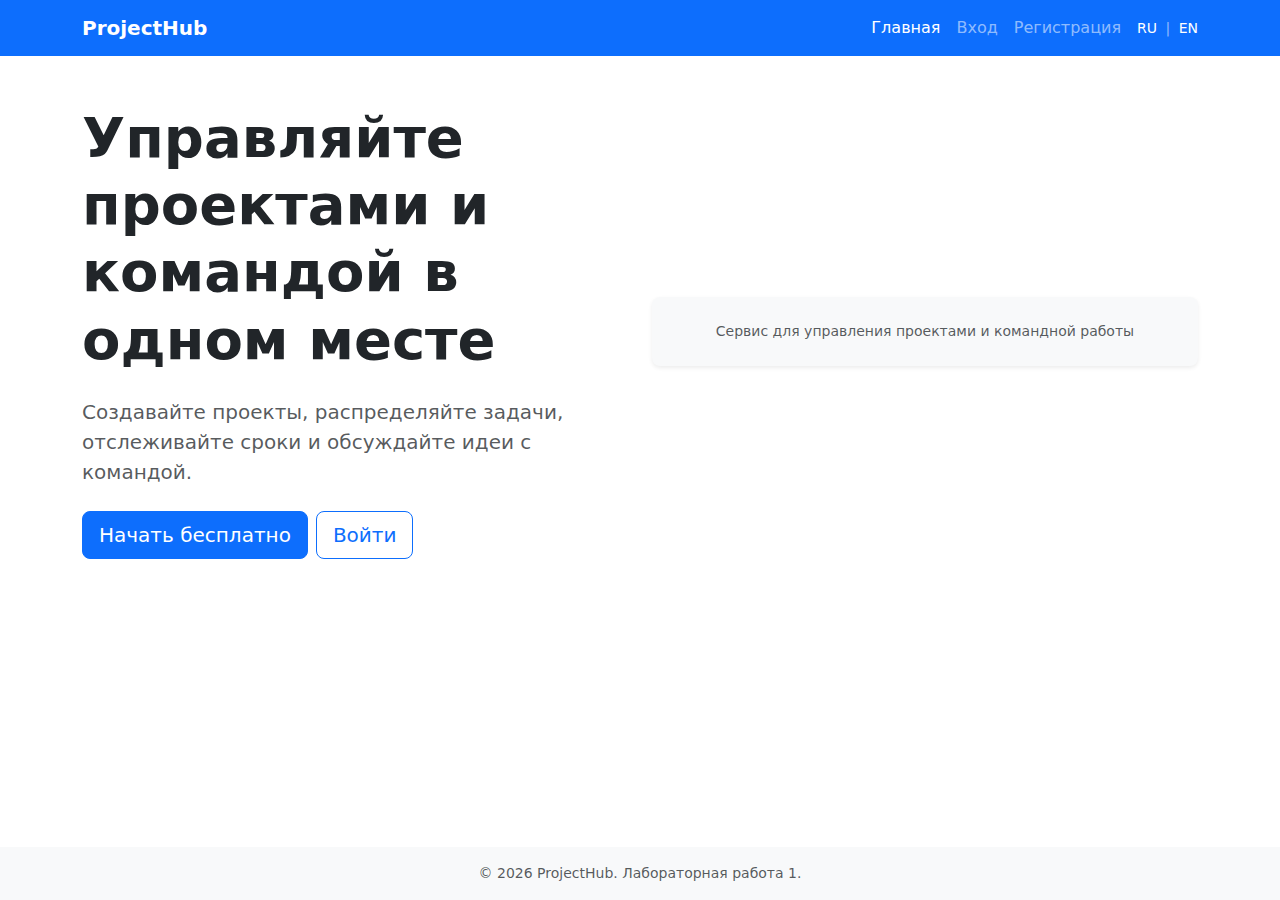
<file: J3212/lab1/index.html>
<!DOCTYPE html>
<html lang="ru">
<head>
  <meta charset="UTF-8">
  <meta name="viewport" content="width=device-width, initial-scale=1.0">
  <title>Сервис управления проектами — Главная</title>
  <link href="https://cdn.jsdelivr.net/npm/bootstrap@5.3.2/dist/css/bootstrap.min.css" rel="stylesheet">
  <link rel="stylesheet" href="css/style.css">
</head>
<body>
  <nav class="navbar navbar-expand-lg navbar-dark bg-primary">
    <div class="container">
      <a class="navbar-brand" href="index.html">ProjectHub</a>
      <button class="navbar-toggler" type="button" data-bs-toggle="collapse" data-bs-target="#navbarNav" aria-controls="navbarNav" aria-expanded="false" aria-label="Меню">
        <span class="navbar-toggler-icon"></span>
      </button>
      <div class="collapse navbar-collapse" id="navbarNav">
        <ul class="navbar-nav ms-auto align-items-center">
          <li class="nav-item"><a class="nav-link active" href="index.html" data-i18n="nav_home">Главная</a></li>
          <li class="nav-item"><a class="nav-link" href="login.html" data-i18n="nav_login">Вход</a></li>
          <li class="nav-item"><a class="nav-link" href="register.html" data-i18n="nav_register">Регистрация</a></li>
          <li class="nav-item ms-2">
            <span class="navbar-text small">
              <a href="#" class="text-white text-decoration-none" data-i18n-set="ru">RU</a>
              <span class="mx-1">|</span>
              <a href="#" class="text-white text-decoration-none" data-i18n-set="en">EN</a>
            </span>
          </li>
        </ul>
      </div>
    </div>
  </nav>

  <main class="py-5">
    <div class="container">
      <div class="row align-items-center">
        <div class="col-lg-6">
          <h1 class="display-4 fw-bold mb-4" data-i18n="index_hero">Управляйте проектами и командой в одном месте</h1>
          <p class="lead text-muted mb-4" data-i18n="index_lead">
            Создавайте проекты, распределяйте задачи, отслеживайте сроки и обсуждайте идеи с командой.
          </p>
          <div class="d-flex gap-2 flex-wrap">
            <a href="register.html" class="btn btn-primary btn-lg" data-i18n="index_start">Начать бесплатно</a>
            <a href="login.html" class="btn btn-outline-primary btn-lg" data-i18n="index_login">Войти</a>
          </div>
        </div>
        <div class="col-lg-6 mt-4 mt-lg-0 text-center">
          <div class="bg-light rounded-3 p-4 shadow-sm">
            <p class="text-muted mb-0 small" data-i18n="index_tagline">Сервис для управления проектами и командной работы</p>
          </div>
        </div>
      </div>
    </div>
  </main>

  <footer class="bg-light py-3 mt-auto">
    <div class="container text-center text-muted small">
      &copy; 2026 ProjectHub. <span data-i18n="index_footer">Лабораторная работа 1.</span>
    </div>
  </footer>

  <script src="https://cdn.jsdelivr.net/npm/bootstrap@5.3.2/dist/js/bootstrap.bundle.min.js"></script>
  <script src="js/i18n.js"></script>
</body>
</html>
</file>
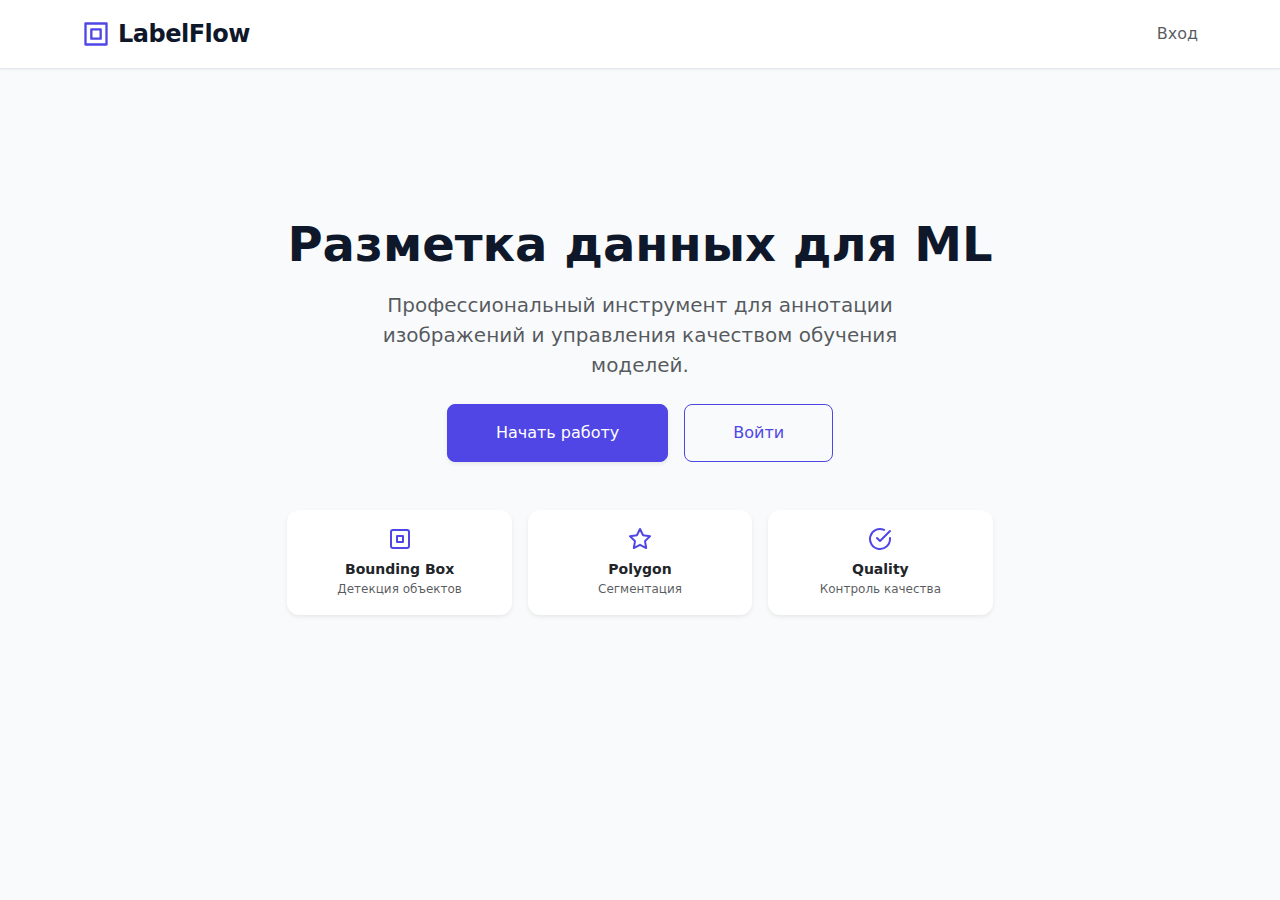
<file: J3211/Lab-1/html/index.html>
<!DOCTYPE html>
<html lang="ru">
<head>
    <meta charset="UTF-8">
    <title>LabelFlow – Платформа разметки</title>
    <meta name="viewport" content="width=device-width, initial-scale=1">
    <link href="https://cdn.jsdelivr.net/npm/bootstrap@5.3.3/dist/css/bootstrap.min.css" rel="stylesheet">
    <link rel="stylesheet" href="../css/variables.css">
    <link rel="stylesheet" href="../css/styles.css">
</head>
<body>

<nav class="navbar navbar-expand-lg navbar-light py-3">
    <div class="container">
        <a class="brand-logo" href="index.html">
            <svg xmlns="http://www.w3.org/2000/svg" width="28" height="28" viewBox="0 0 24 24" fill="none" stroke="currentColor" stroke-width="2" stroke-linecap="round" stroke-linejoin="round" class="brand-icon">
                <path d="M3 3h18v18H3z"></path>
                <path d="M8 8h8v8H8z"></path>
            </svg>
            LabelFlow
        </a>
        <a href="login.html" class="nav-link fw-medium small text-muted">Вход</a>
    </div>
</nav>

<main class="container">
    <div class="d-flex flex-column align-items-center justify-content-center" style="min-height: 85vh;">

        <div class="text-center" style="margin-top: -8vh; animation: fadeIn 0.8s ease-out;">
            <h1 class="display-5 fw-bold mb-3">Разметка данных для ML</h1>
            <p class="text-muted fs-5 mb-4 mx-auto" style="max-width: 600px;">
                Профессиональный инструмент для аннотации изображений и управления качеством обучения моделей.
            </p>

            <div class="d-flex justify-content-center gap-3 mb-5">
                <a href="registration.html" class="btn btn-primary px-5 py-3 shadow-sm">Начать работу</a>
                <a href="login.html" class="btn btn-outline-primary px-5 py-3">Войти</a>
            </div>

            <div class="row g-3">
                <div class="col-md-4">
                    <div class="card h-100 p-3 border-0 shadow-sm">
                        <div class="mb-2">
                            <svg xmlns="http://www.w3.org/2000/svg" width="24" height="24" viewBox="0 0 24 24" fill="none" stroke="var(--lf-primary)" stroke-width="2" stroke-linecap="round" stroke-linejoin="round">
                                <rect x="3" y="3" width="18" height="18" rx="2" ry="2"></rect>
                                <path d="M9 9h6v6H9z"></path>
                            </svg>
                        </div>
                        <div class="fw-bold small text-dark">Bounding Box</div>
                        <div class="text-muted small" style="font-size: 0.75rem;">Детекция объектов</div>
                    </div>
                </div>

                <div class="col-md-4">
                    <div class="card h-100 p-3 border-0 shadow-sm">
                        <div class="mb-2">
                            <svg xmlns="http://www.w3.org/2000/svg" width="24" height="24" viewBox="0 0 24 24" fill="none" stroke="var(--lf-primary)" stroke-width="2" stroke-linecap="round" stroke-linejoin="round">
                                <path d="M12 2l3.09 6.26L22 9.27l-5 4.87 1.18 6.88L12 17.77l-6.18 3.25L7 14.14 2 9.27l6.91-1.01L12 2z"></path>
                            </svg>
                        </div>
                        <div class="fw-bold small text-dark">Polygon</div>
                        <div class="text-muted small" style="font-size: 0.75rem;">Сегментация</div>
                    </div>
                </div>

                <div class="col-md-4">
                    <div class="card h-100 p-3 border-0 shadow-sm">
                        <div class="mb-2">
                            <svg xmlns="http://www.w3.org/2000/svg" width="24" height="24" viewBox="0 0 24 24" fill="none" stroke="var(--lf-primary)" stroke-width="2" stroke-linecap="round" stroke-linejoin="round">
                                <path d="M22 11.08V12a10 10 0 1 1-5.93-9.14"></path>
                                <polyline points="22 4 12 14.01 9 11.01"></polyline>
                            </svg>
                        </div>
                        <div class="fw-bold small text-dark">Quality</div>
                        <div class="text-muted small" style="font-size: 0.75rem;">Контроль качества</div>
                    </div>
                </div>
            </div>

        </div>
    </div>
</main>

<script src="https://cdn.jsdelivr.net/npm/bootstrap@5.3.3/dist/js/bootstrap.bundle.min.js"></script>
</body>
</html>
</file>
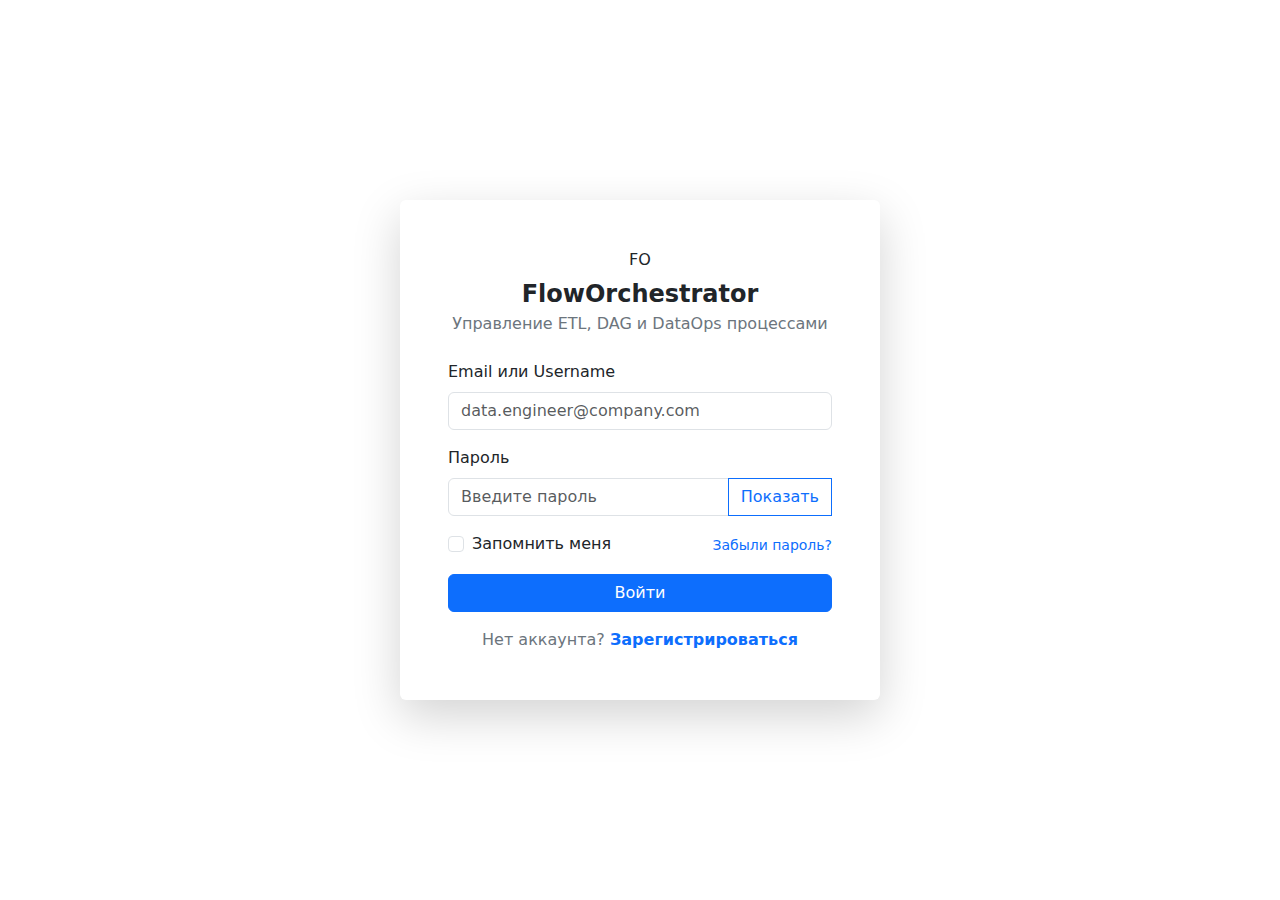
<file: J3214/Жемлиханов Руслан/labworks/index.html>
﻿<!doctype html>
<html lang="ru">
<head>
  <meta charset="UTF-8">
  <meta name="viewport" content="width=device-width, initial-scale=1">
  <title>FlowOrchestrator | Вход</title>
  <link href="https://cdn.jsdelivr.net/npm/bootstrap@5.3.3/dist/css/bootstrap.min.css" rel="stylesheet">
  <link rel="stylesheet" href="styles.css">
</head>
<body class="auth-page">
  <main class="auth-layout" aria-labelledby="loginTitle">
    <section class="auth-panel card border-0 shadow-lg">
      <div class="card-body p-4 p-md-5">
        
        <header class="auth-panel__header text-center mb-4">
          <div class="brand-mark mx-auto mb-2" aria-hidden="true">FO</div>
          <h1 id="loginTitle" class="h4 mb-1 fw-bold">FlowOrchestrator</h1>
          <p class="text-secondary mb-0">Управление ETL, DAG и DataOps процессами</p>
        </header>

        
        <form id="loginForm" class="needs-validation" novalidate aria-label="Форма входа">
          <div class="mb-3">
            <label for="loginField" class="form-label">Email или Username</label>
            <input type="text" id="loginField" class="form-control" placeholder="data.engineer@company.com" autocomplete="username" required>
            <div class="invalid-feedback">Заполните поле логина.</div>
          </div>

          <div class="mb-3">
            <label for="passwordField" class="form-label">Пароль</label>
            <div class="input-group">
              <input type="password" id="passwordField" class="form-control" placeholder="Введите пароль" autocomplete="current-password" required>
              <button class="btn btn-outline-primary" type="button" data-password-toggle data-target="passwordField" aria-label="Показать или скрыть пароль">Показать</button>
              <div class="invalid-feedback">Введите пароль.</div>
            </div>
          </div>

          <div class="d-flex justify-content-between align-items-center mb-3">
            <div class="form-check">
              <input class="form-check-input" type="checkbox" id="rememberMe">
              <label class="form-check-label" for="rememberMe">Запомнить меня</label>
            </div>
            <a class="small text-decoration-none" href="#" aria-label="Восстановить пароль">Забыли пароль?</a>
          </div>

          <div class="d-grid mb-3">
            <a href="dashboard.html" id="loginButton" class="btn btn-primary">Войти</a>
          </div>

          <p class="text-center mb-0 text-secondary">
            Нет аккаунта?
            <a href="register.html" class="text-decoration-none fw-semibold">Зарегистрироваться</a>
          </p>
        </form>
      </div>
    </section>
  </main>

  <script src="https://cdn.jsdelivr.net/npm/bootstrap@5.3.3/dist/js/bootstrap.bundle.min.js"></script>
  <script src="script.js"></script>
</body>
</html>
</file>
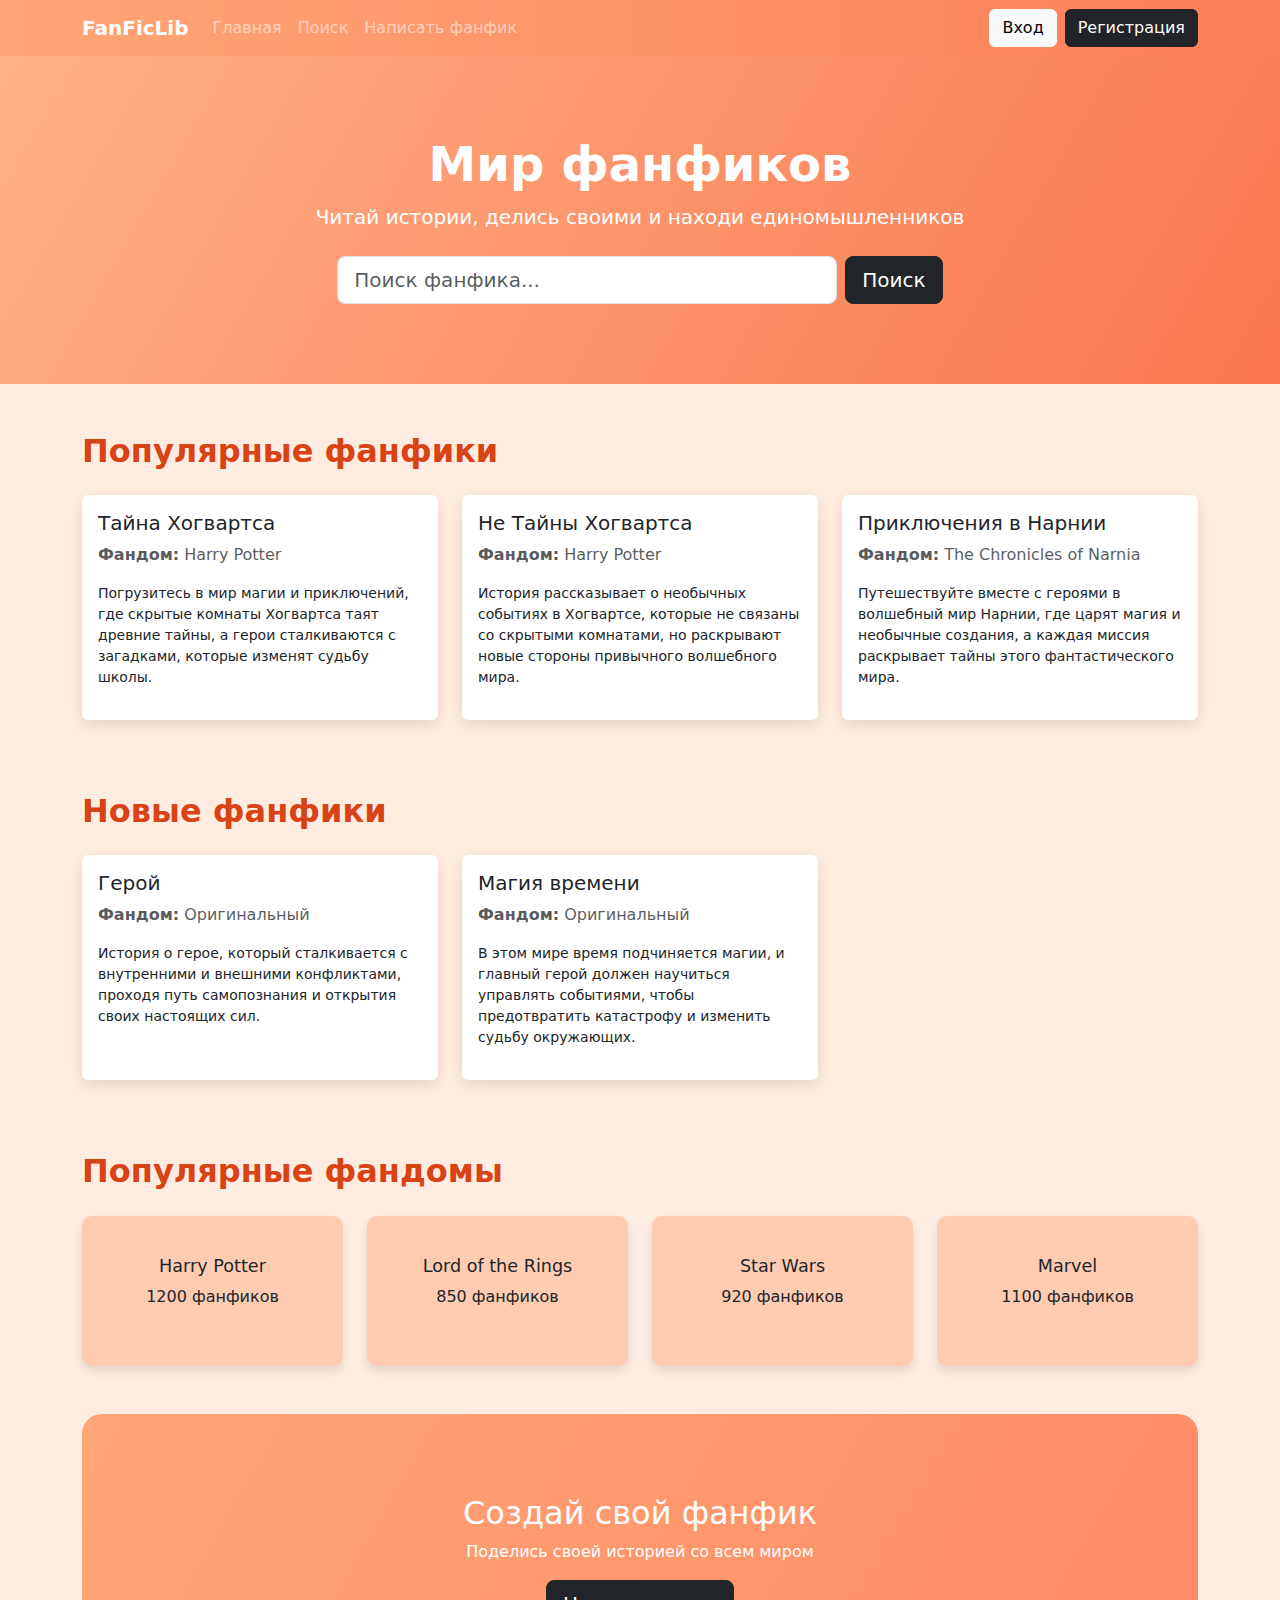
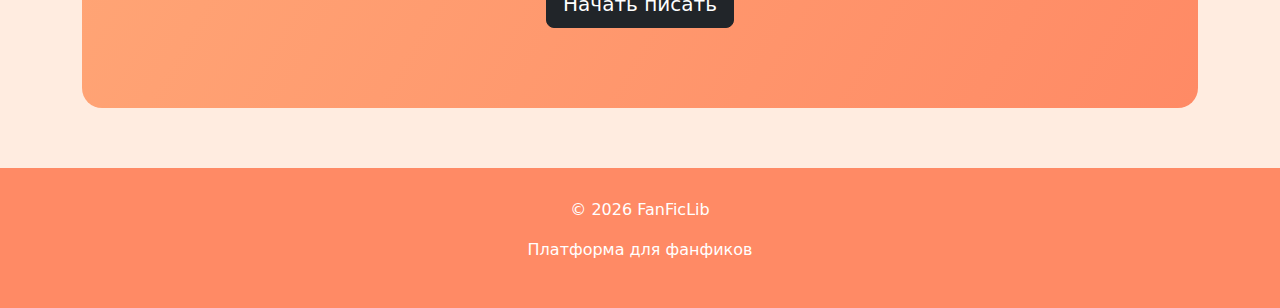
<file: J3210/Kapustina_Yuliya/labs/lab1/index.html>
<!DOCTYPE html>
<html lang="ru">

<head>
    <meta charset="UTF-8">
    <meta name="viewport" content="width=device-width, initial-scale=1">
    <title>FanFicLib</title>
    <link href="https://cdn.jsdelivr.net/npm/bootstrap@5.3.2/dist/css/bootstrap.min.css" rel="stylesheet">
    <style>
        body {
            background: #ffece0;
        }

        .navbar {
            background: linear-gradient(90deg, #ffa676, #fd7f59);
        }

        .hero {
            background: linear-gradient(120deg, #ffb186, #fa764e);
            color: white;
            padding: 80px 0;
            text-align: center;
        }

        .hero-rounded {
            background: linear-gradient(120deg, #ffa676, #ff8a65);
            color: white;
            padding: 80px 0;
            text-align: center;
            border-radius: 20px;
            overflow: hidden;
        }

        .hero h1 {
            font-size: 48px;
            font-weight: 700;
        }

        .section-title {
            font-weight: 700;
            margin-bottom: 25px;
            color: #d84315;
        }

        .card {
            border: none;
            box-shadow: 0 5px 15px rgba(0, 0, 0, 0.1);
        }

        .card:hover {
            transform: translateY(-5px);
            transition: 0.3s;
        }

        .btn-main {
            background: #ff7043;
            color: white;
        }

        .btn-main:hover {
            background: #f4511e;
        }

        .category-box {
            background: #ffccb2;
            padding: 20px;
            border-radius: 10px;
            text-align: center;
            box-shadow: 0 5px 10px rgba(0, 0, 0, 0.1);
            display: flex;
            flex-direction: column;
            justify-content: center;
            height: 150px;
        }

        .category-box h5 {
            font-size: 1.1rem;
            overflow: hidden;
            text-overflow: ellipsis;
            white-space: nowrap;
        }

        .footer {
            background: #ff8a65;
            color: white;
            padding: 30px;
            margin-top: 60px;
        }
    </style>
</head>

<body>

    <nav class="navbar navbar-expand-lg navbar-dark">
        <div class="container">
            <a class="navbar-brand fw-bold" href="#">FanFicLib</a>
            <button class="navbar-toggler" data-bs-toggle="collapse" data-bs-target="#nav">
                <span class="navbar-toggler-icon"></span>
            </button>
            <div class="collapse navbar-collapse" id="nav">
                <ul class="navbar-nav me-auto">
                    <li class="nav-item"><a class="nav-link" href="#">Главная</a></li>
                    <li class="nav-item"><a class="nav-link" href="search.html">Поиск</a></li>
                    <li class="nav-item"><a class="nav-link" href="write.html">Написать фанфик</a></li>
                </ul>
                <a class="btn btn-light me-2" href="login.html">Вход</a>
                <a class="btn btn-dark" href="register.html">Регистрация</a>
            </div>
        </div>
    </nav>

    <section class="hero">
        <div class="container">
            <h1>Мир фанфиков</h1>
            <p class="lead">Читай истории, делись своими и находи единомышленников</p>
            <div class="d-flex justify-content-center mt-4 gap-2 flex-wrap">
                <input id="search-input" class="form-control form-control-lg" style="max-width:500px;"
                    placeholder="Поиск фанфика...">
                <button id="search-btn" class="btn btn-dark btn-lg">Поиск</button>
            </div>
        </div>
    </section>

    <div class="container mt-5">

        <h2 class="section-title">Популярные фанфики</h2>
        <div id="popular-fics" class="row">
            <div class="col-md-4 mb-4">
                <a href="fic.html" class="text-decoration-none text-dark">
                    <div class="card h-100">
                        <div class="card-body">
                            <h5>Тайна Хогвартса</h5>
                            <p class="text-muted"><strong>Фандом:</strong> Harry Potter</p>
                            <p class="small">
                                Погрузитесь в мир магии и приключений, где скрытые комнаты Хогвартса таят древние тайны,
                                а герои
                                сталкиваются с загадками, которые изменят судьбу школы.
                            </p>
                        </div>
                    </div>
                </a>
            </div>

            <div class="col-md-4 mb-4">
                <a href="#" class="text-decoration-none text-dark">
                    <div class="card h-100">
                        <div class="card-body">
                            <h5>Не Тайны Хогвартса</h5>
                            <p class="text-muted"><strong>Фандом:</strong> Harry Potter</p>
                            <p class="small">
                                История рассказывает о необычных событиях в Хогвартсе, которые не связаны со скрытыми
                                комнатами,
                                но раскрывают новые стороны привычного волшебного мира.
                            </p>
                        </div>
                    </div>
                </a>
            </div>

            <div class="col-md-4 mb-4">
                <a href="#" class="text-decoration-none text-dark">
                    <div class="card h-100">
                        <div class="card-body">
                            <h5>Приключения в Нарнии</h5>
                            <p class="text-muted"><strong>Фандом:</strong> The Chronicles of Narnia</p>
                            <p class="small">
                                Путешествуйте вместе с героями в волшебный мир Нарнии, где царят магия и необычные
                                создания,
                                а каждая миссия раскрывает тайны этого фантастического мира.
                            </p>
                        </div>
                    </div>
                </a>
            </div>
        </div>

        <h2 class="section-title mt-5">Новые фанфики</h2>
        <div id="new-fics" class="row">
            <div class="col-md-4 mb-4">
                <a href="#" class="text-decoration-none text-dark">
                    <div class="card h-100">
                        <div class="card-body">
                            <h5>Герой</h5>
                            <p class="text-muted"><strong>Фандом:</strong> Оригинальный</p>
                            <p class="small">
                                История о герое, который сталкивается с внутренними и внешними конфликтами, проходя путь
                                самопознания и открытия своих настоящих сил.
                            </p>
                        </div>
                    </div>
                </a>
            </div>

            <div class="col-md-4 mb-4">
                <a href="#" class="text-decoration-none text-dark">
                    <div class="card h-100">
                        <div class="card-body">
                            <h5>Магия времени</h5>
                            <p class="text-muted"><strong>Фандом:</strong> Оригинальный</p>
                            <p class="small">
                                В этом мире время подчиняется магии, и главный герой должен научиться управлять
                                событиями,
                                чтобы предотвратить катастрофу и изменить судьбу окружающих.
                            </p>
                        </div>
                    </div>
                </a>
            </div>
        </div>

        <h2 class="section-title mt-5">Популярные фандомы</h2>
        <div id="fandoms" class="row g-4">
            <div class="col-md-3">
                <div class="category-box">
                    <h5>Harry Potter</h5>
                    <p>1200 фанфиков</p>
                </div>
            </div>

            <div class="col-md-3">
                <div class="category-box">
                    <h5>Lord of the Rings</h5>
                    <p>850 фанфиков</p>
                </div>
            </div>

            <div class="col-md-3">
                <div class="category-box">
                    <h5>Star Wars</h5>
                    <p>920 фанфиков</p>
                </div>
            </div>

            <div class="col-md-3">
                <div class="category-box">
                    <h5>Marvel</h5>
                    <p>1100 фанфиков</p>
                </div>
            </div>
        </div>

        <section class="hero-rounded mt-5">
            <div class="container text-center">
                <h2>Создай свой фанфик</h2>
                <p>Поделись своей историей со всем миром</p>
                <button type="button" class="btn btn-dark btn-lg" data-bs-toggle="modal" data-bs-target="#loginModal">
                    Начать писать
                </button>
            </div>
        </section>
    </div>

    <div class="modal fade" id="loginModal" tabindex="-1" aria-labelledby="loginModalLabel" aria-hidden="true">
        <div class="modal-dialog modal-dialog-centered">
            <div class="modal-content">

                <div class="modal-header">
                    <h5 class="modal-title" id="loginModalLabel">Войти или зарегистрироваться</h5>
                    <button type="button" class="btn-close" data-bs-dismiss="modal" aria-label="Закрыть"></button>
                </div>

                <div class="modal-body text-center">
                    <p>Чтобы создавать фанфики, нужно войти в аккаунт или зарегистрироваться.</p>
                    <a href="login.html" class="btn btn-secondary">Войти</a>
                    <a href="register.html" class="btn btn-main">Регистрация</a>
                </div>
            </div>
        </div>
    </div>

    <footer class="footer text-center">
        <p>© 2026 FanFicLib</p>
        <p>Платформа для фанфиков</p>
    </footer>

    <script src="https://cdn.jsdelivr.net/npm/bootstrap@5.3.2/dist/js/bootstrap.bundle.min.js"></script>

</body>

</html>
</file>
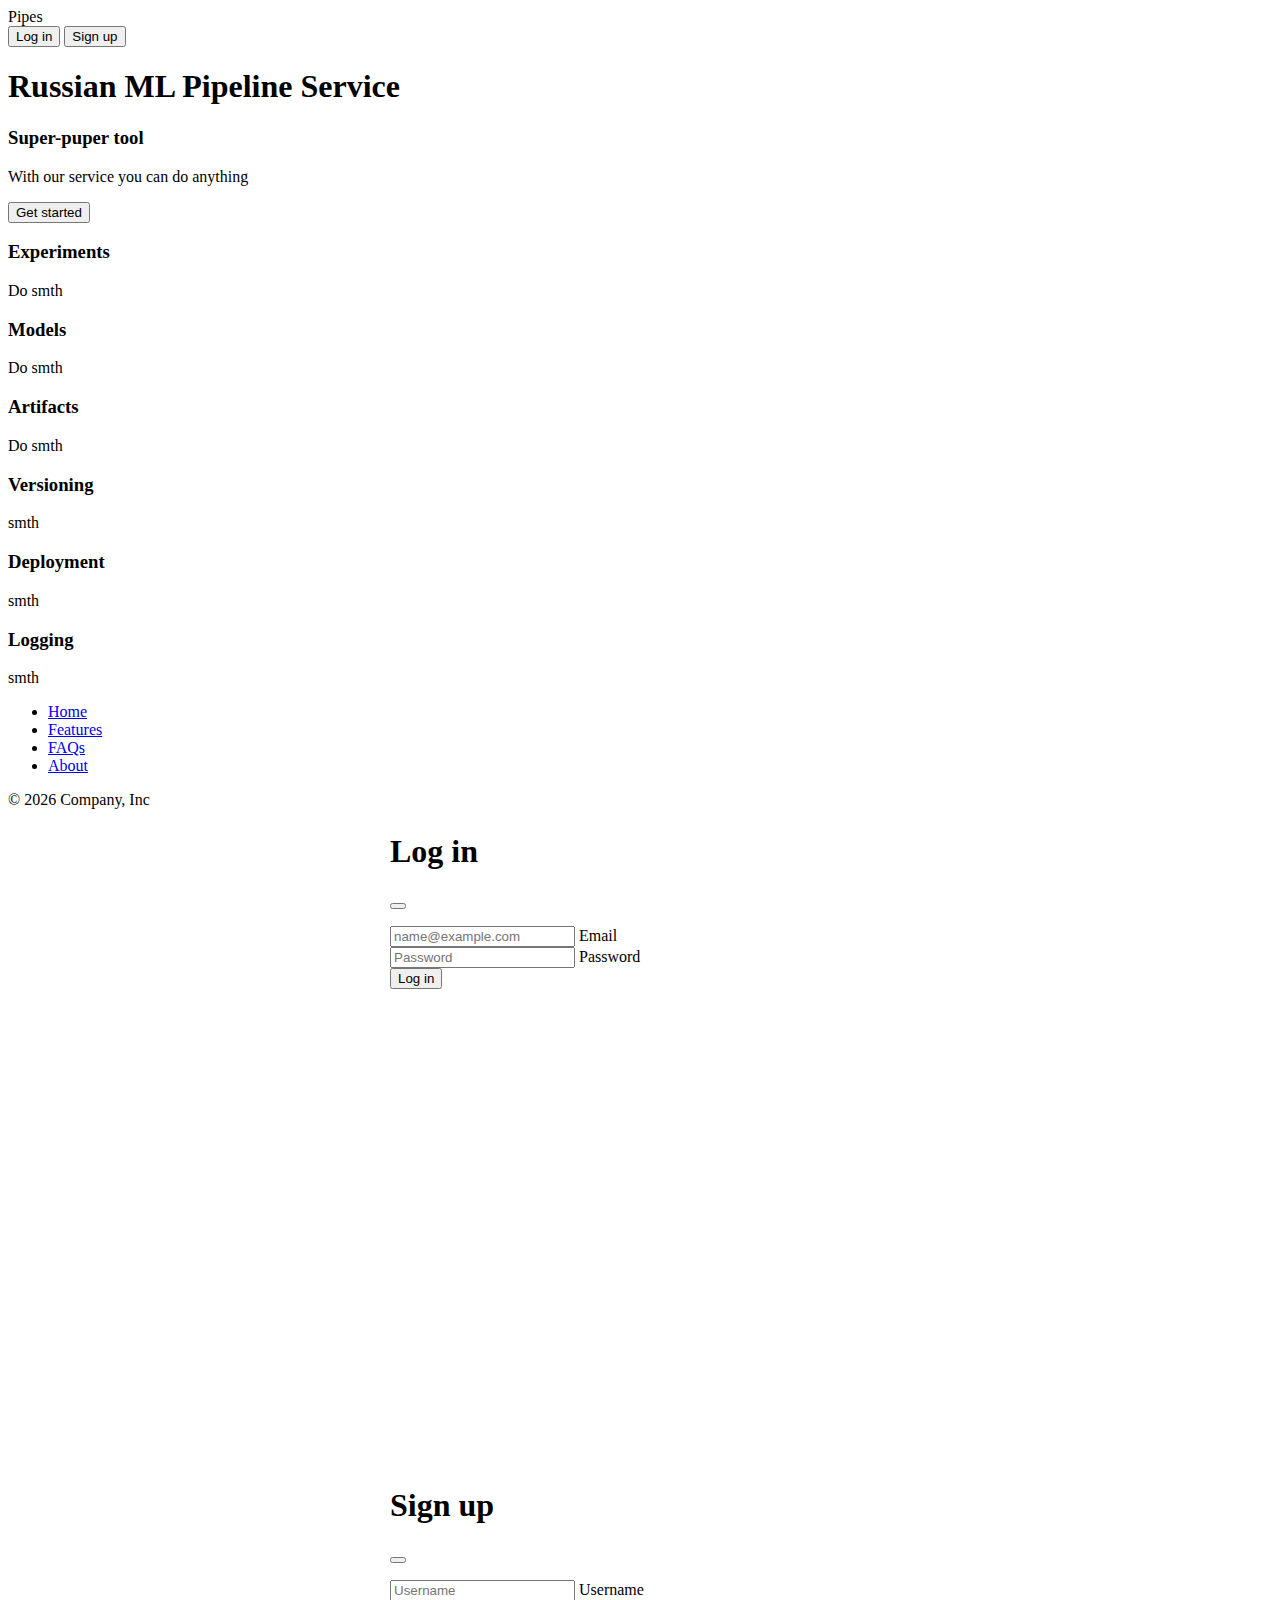
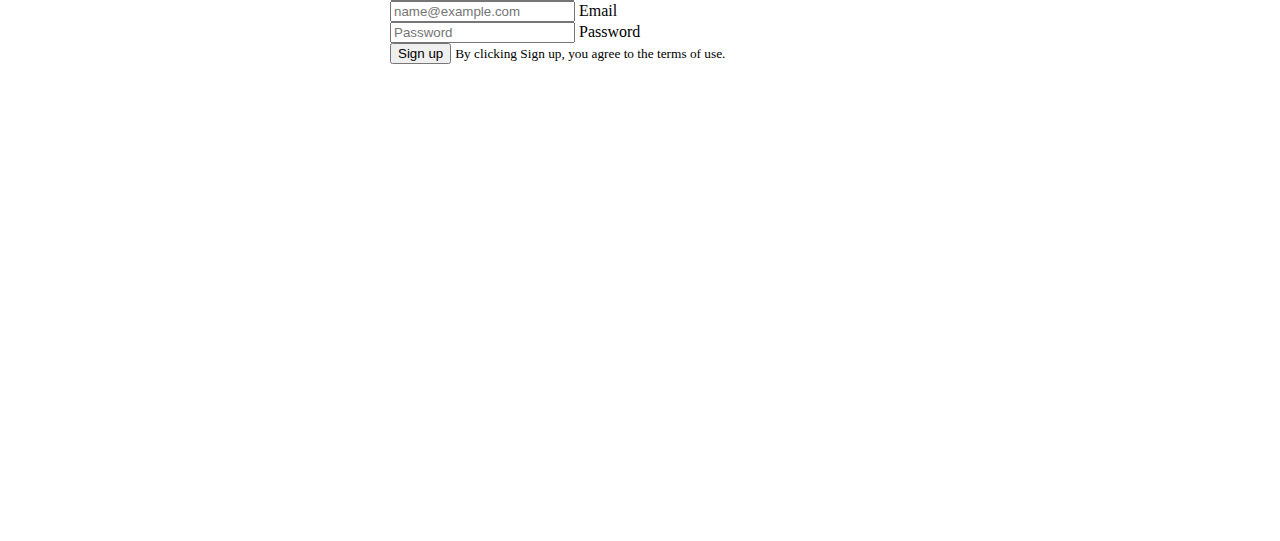
<file: J3210/Sherbackov_Artem/labs/mlflow/index.html>
<!doctype html>
<html lang="en">
  <head>
    <meta charset="utf-8">
    <meta name="viewport" content="width=device-width, initial-scale=1">
    <title>ML Pipeline Manager</title>
    <link href="https://cdn.jsdelivr.net/npm/bootstrap@5.3.8/dist/css/bootstrap.min.css" rel="stylesheet" integrity="sha384-sRIl4kxILFvY47J16cr9ZwB07vP4J8+LH7qKQnuqkuIAvNWLzeN8tE5YBujZqJLB" crossorigin="anonymous">
    <link rel="stylesheet" href="css/style.css">
  </head>


  <body>
    <header>
        <nav class="navbar bg-body-tertiary">
            <div class="container-fluid">

                <span class="navbar-brand">
                    Pipes
                </span>

                <div>
                    <button class="btn btn-outline-primary me-2" data-bs-toggle="modal" data-bs-target="#loginModal">
                    Log in
                    </button>

                    <button class="btn btn-primary" data-bs-toggle="modal" data-bs-target="#signupModal">
                    Sign up
                    </button>
                </div>

            </div>
        </nav>
    </header>


    <main>

        <section class="text-center py-4 bg-light">
            <div class="container">

                <h1 class="display-4 fw-bold mb-4">
                    Russian ML Pipeline Service
                </h1>

                <div class="px-4 py-5 my-5 text-center"> 
                    <h3 class="display-5 fw-bold text-body-emphasis">Super-puper tool</h3> 
                    <div class="col-lg-6 mx-auto"> 
                        <p class="lead mb-4">
                            With our service you can do anything
                        </p> 
                    </div>

                    <button class="btn btn-primary btn-lg" data-bs-toggle="modal" data-bs-target="#signupModal">
                    Get started
                    </button>
                </div> 

            </div>
        </section>


        <section class="py-5">
            <div class="container">

                <div class="row text-center">
                    <div class="col-md-4">
                        <h3 class="mb-3">Experiments</h3>
                        <p class="text-muted">Do smth</p>
                    </div>

                    <div class="col-md-4">
                        <h3 class="mb-3">Models</h3>
                        <p class="text-muted">Do smth</p>
                    </div>

                    <div class="col-md-4">
                        <h3 class="mb-3">Artifacts</h3>
                        <p class="text-muted">Do smth</p>
                    </div>
                </div>

                <div class="row text-center mt-4">
                    <div class="col-md-4">
                        <h3 class="mb-3">Versioning</h3>
                        <p class="text-muted">smth</p>
                    </div>

                    <div class="col-md-4">
                        <h3 class="mb-3">Deployment</h3>
                        <p class="text-muted">smth</p>
                    </div>

                    <div class="col-md-4">
                        <h3 class="mb-3">Logging</h3>
                        <p class="text-muted">smth</p>
                    </div>
                </div>

            </div>
        </section>


    </main>

 
    <footer class="bg-body-tertiary py-3 my-4"> 
        <ul class="nav justify-content-center border-bottom pb-3 mb-3"> 
            <li class="nav-item"><a href="#" class="nav-link px-2 text-body-secondary">Home</a></li> 
            <li class="nav-item"><a href="#" class="nav-link px-2 text-body-secondary">Features</a></li> 
            <li class="nav-item"><a href="#" class="nav-link px-2 text-body-secondary">FAQs</a></li> 
            <li class="nav-item"><a href="#" class="nav-link px-2 text-body-secondary">About</a></li> 
        </ul> 
        <p class="text-center text-body-secondary">© 2026 Company, Inc</p> 
    </footer> 


    <script src="https://cdn.jsdelivr.net/npm/bootstrap@5.3.8/dist/js/bootstrap.bundle.min.js" integrity="sha384-FKyoEForCGlyvwx9Hj09JcYn3nv7wiPVlz7YYwJrWVcXK/BmnVDxM+D2scQbITxI" crossorigin="anonymous"></script>

  </body>


<!-- Login Modal -->
<div class="modal fade" id="loginModal" tabindex="-1" aria-hidden="true">
  <div class="modal-dialog modal-dialog-centered modal-dialog-custom">
    <div class="modal-content rounded-4 shadow">

      <div class="modal-header modal-header-custom">
        <h1 class="fw-bold mb-0 fs-2">Log in</h1>
        <button type="button" class="btn-close" data-bs-dismiss="modal" aria-label="Close"></button>
      </div>

      <div class="modal-body p-5 pt-0">
        <form action="dashboard.html">

          <div class="form-floating mb-3">
            <input type="email" class="form-control rounded-3" id="loginEmail" placeholder="name@example.com" required>
            <label for="loginEmail">Email</label>
          </div>

          <div class="form-floating mb-3">
            <input type="password" class="form-control rounded-3" id="loginPassword" placeholder="Password" required>
            <label for="loginPassword">Password</label>
          </div>

          <button class="w-100 mb-2 btn btn-lg rounded-3 btn-primary" type="submit">
            Log in
          </button>

        </form>
      </div>

    </div>
  </div>
</div>


<!-- Sign Up Modal -->
<div class="modal fade" id="signupModal" tabindex="-1" aria-hidden="true">
  <div class="modal-dialog modal-dialog-centered modal-dialog-custom">
    <div class="modal-content rounded-4 shadow">

      <div class="modal-header modal-header-custom">
        <h1 class="fw-bold mb-0 fs-2">Sign up</h1>
        <button type="button" class="btn-close" data-bs-dismiss="modal" aria-label="Close"></button>
      </div>

      <div class="modal-body p-5 pt-0">
        <form action="dashboard.html">

          <div class="form-floating mb-3">
            <input type="text" class="form-control rounded-3" id="signupUsername" placeholder="Username" required>
            <label for="signupUsername">Username</label>
          </div>

          <div class="form-floating mb-3">
            <input type="email" class="form-control rounded-3" id="signupEmail" placeholder="name@example.com" required>
            <label for="signupEmail">Email</label>
          </div>

          <div class="form-floating mb-3">
            <input type="password" class="form-control rounded-3" id="signupPassword" placeholder="Password" required>
            <label for="signupPassword">Password</label>
          </div>

          <button class="w-100 mb-2 btn btn-lg rounded-3 btn-primary" type="submit">
            Sign up
          </button>

          <small class="text-body-secondary d-block text-center">
            By clicking Sign up, you agree to the terms of use.
          </small>

        </form>
      </div>

    </div>
  </div>
</div>

       



</html>
</file>
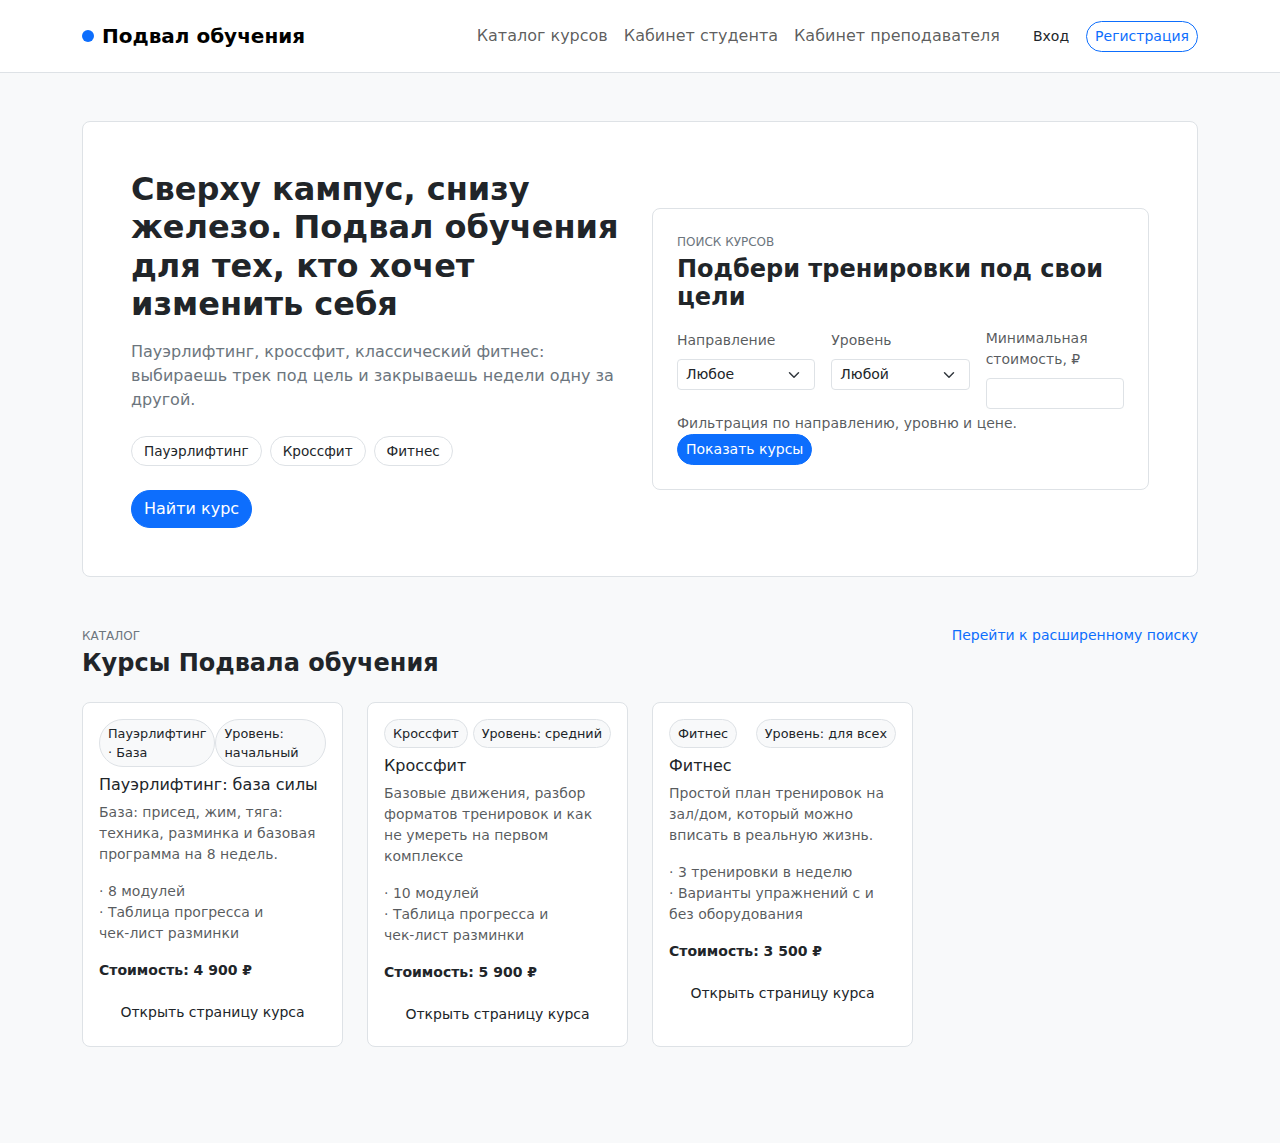
<file: J3210/Tischenko_Pavel/Labs/lab1/index.html>
<!doctype html>
<html lang="ru">
<head>
  <meta charset="utf-8">
  <title>Подвал обучения - курсы</title>
  <meta name="viewport" content="width=device-width, initial-scale=1">
  <link
    href="https://cdn.jsdelivr.net/npm/bootstrap@5.3.3/dist/css/bootstrap.min.css"
    rel="stylesheet"
  >
  <link rel="stylesheet" href="styles.css">
</head>
<body>
<nav class="navbar navbar-expand-lg navbar-main sticky-top">
  <div class="container py-2">
    <a class="navbar-brand d-flex align-items-center gap-2 fw-semibold" href="index.html">
      <span class="navbar-brand-mark"></span>
      <span>Подвал обучения</span>
    </a>
    <button class="navbar-toggler border-0 shadow-none" type="button"
            data-bs-toggle="collapse" data-bs-target="#mainNav"
            aria-controls="mainNav" aria-expanded="false" aria-label="Переключить навигацию">
      <span class="navbar-toggler-icon"></span>
    </button>
    <div class="collapse navbar-collapse justify-content-end" id="mainNav">
      <ul class="navbar-nav me-3">
        <li class="nav-item">
          <a class="nav-link" href="index.html#search">Каталог курсов</a>
        </li>
        <li class="nav-item">
          <a class="nav-link" href="student.html">Кабинет студента</a>
        </li>
        <li class="nav-item">
          <a class="nav-link" href="teacher.html">Кабинет преподавателя</a>
        </li>
      </ul>
      <div class="d-flex gap-2">
        <a href="auth.html#login" class="btn btn-sm btn-outline-soft">Вход</a>
        <a href="auth.html#register" class="btn btn-sm btn-outline-primary pill">Регистрация</a>
      </div>
    </div>
  </div>
</nav>
<main class="container py-4 py-md-5">
  <section class="glass-card p-3 p-md-4 p-lg-5 mb-4 mb-md-5">
    <div class="row g-4 align-items-center">
      <div class="col-lg-6">
        <h1 class="hero-title mb-3">
          Сверху кампус, снизу железо. <span>Подвал обучения для тех, кто хочет изменить себя</span>
        </h1>
        <p class="hero-subtitle mb-4">
          Пауэрлифтинг, кроссфит, классический фитнес: выбираешь трек под цель и закрываешь недели одну за другой.
        </p>
        <div class="d-flex flex-wrap gap-2 mb-4">
          <span class="filter-chip active">Пауэрлифтинг</span>
          <span class="filter-chip">Кроссфит</span>
          <span class="filter-chip">Фитнес</span>
        </div>
        <div class="d-flex flex-wrap gap-2">
          <a href="#search" class="btn btn-gradient pill">
            Найти курс
          </a>
        </div>
      </div>
      <div class="col-lg-6">
        <div id="search" class="tab-card p-3 p-md-4">
          <p class="section-label mb-1">Поиск курсов</p>
          <h2 class="section-title mb-3">Подбери тренировки под свои цели</h2>
          <form class="row g-3">
            <div class="col-md-4">
              <label class="form-label small text-muted">Направление</label>
              <select id="filterDirection" class="form-select form-select-sm">
                <option value="">Любое</option>
                <option value="powerlifting">Пауэрлифтинг</option>
                <option value="crossfit">Кроссфит</option>
                <option value="fitness">Фитнес</option>
              </select>
            </div>
            <div class="col-md-4">
              <label class="form-label small text-muted">Уровень</label>
              <select id="filterLevel" class="form-select form-select-sm">
                <option value="">Любой</option>
                <option value="beginner">Начальный</option>
                <option value="intermediate">Средний</option>
                <option value="any">Любой уровень</option>
              </select>
            </div>
            <div class="col-md-4">
              <label class="form-label small text-muted">Минимальная стоимость, ₽</label>
              <input id="filterMinPrice" type="number" class="form-control form-control-sm">
            </div>
            <div class="col-12 d-flex flex-wrap justify-content-between align-items-center mt-1">
              <span class="small text-muted mb-2 mb-md-0">
                Фильтрация по направлению, уровню и цене.
              </span>
              <button id="filterButton" type="button" class="btn btn-sm btn-gradient pill">
                Показать курсы
              </button>
            </div>
          </form>
        </div>
      </div>
    </div>
  </section>
  <section class="mb-4 mb-md-5">
    <div class="d-flex justify-content-between align-items-baseline mb-3">
      <div>
        <p class="section-label mb-1">Каталог</p>
        <h2 class="section-title">Курсы Подвала обучения</h2>
      </div>
      <a href="#search" class="small text-primary text-decoration-none">
        Перейти к расширенному поиску
      </a>
    </div>
    <div class="row g-3 g-md-4">
      <div class="col-md-3">
        <article class="course-card h-100 p-3"
                 data-direction="powerlifting"
                 data-level="beginner"
                 data-price="4900">
          <div class="d-flex justify-content-between align-items-start mb-2">
            <span class="badge-soft px-2 py-1">Пауэрлифтинг · База</span>
            <span class="badge-soft px-2 py-1">Уровень: начальный</span>
          </div>
          <h3 class="h6 mb-2">Пауэрлифтинг: база силы</h3>
          <p class="card-text small text-muted mb-3">
            База: присед, жим, тяга: техника, разминка и базовая программа на 8 недель.
          </p>
          <ul class="list-unstyled small text-muted mb-3">
            <li>· 8 модулей</li>
            <li>· Таблица прогресса и чек‑лист разминки</li>
          </ul>
          <p class="price-tag small mb-3">Стоимость: 4 900 ₽</p>
          <a href="course.html" class="btn btn-sm btn-outline-soft w-100 pill">
            Открыть страницу курса
          </a>
        </article>
      </div>
      <div class="col-md-3">
        <article class="course-card h-100 p-3"
                 data-direction="crossfit"
                 data-level="intermediate"
                 data-price="5900">
          <div class="d-flex justify-content-between align-items-start mb-2">
            <span class="badge-soft px-2 py-1">Кроссфит</span>
            <span class="badge-soft px-2 py-1">Уровень: средний</span>
          </div>
          <h3 class="h6 mb-2">Кроссфит</h3>
          <p class="card-text small text-muted mb-3">
            Базовые движения, разбор форматов тренировок и как не умереть на первом комплексе
          </p>
          <ul class="list-unstyled small text-muted mb-3">
            <li>· 10 модулей</li>
            <li>· Таблица прогресса и чек‑лист разминки</li>
          </ul>
          <p class="price-tag small mb-3">Стоимость: 5 900 ₽</p>
          <a href="course.html" class="btn btn-sm btn-outline-soft w-100 pill">
            Открыть страницу курса
          </a>
        </article>
      </div>
      <div class="col-md-3">
        <article class="course-card h-100 p-3"
                 data-direction="fitness"
                 data-level="any"
                 data-price="3500">
          <div class="d-flex justify-content-between align-items-start mb-2">
            <span class="badge-soft px-2 py-1">Фитнес</span>
            <span class="badge-soft px-2 py-1">Уровень: для всех</span>
          </div>
          <h3 class="h6 mb-2">Фитнес</h3>
          <p class="card-text small text-muted mb-3">
            Простой план тренировок на зал/дом, который можно вписать в реальную жизнь.
          </p>
          <ul class="list-unstyled small text-muted mb-3">
            <li>· 3 тренировки в неделю</li>
            <li>· Варианты упражнений с и без оборудования</li>
          </ul>
          <p class="price-tag small mb-3">Стоимость: 3 500 ₽</p>
          <a href="course.html" class="btn btn-sm btn-outline-soft w-100 pill">
            Открыть страницу курса
          </a>
        </article>
      </div>
    </div>
  </section>
</main>
<script src="https://cdn.jsdelivr.net/npm/bootstrap@5.3.3/dist/js/bootstrap.bundle.min.js"></script>
<script src="filter.js"></script>
</body>
</html>
</file>
<file: J3212/lab1/css/style.css>
:root {
  --primary: #0d6efd;
  --secondary: #6c757d;
  --success: #198754;
  --danger: #dc3545;
  --warning: #ffc107;
  --info: #0dcaf0;
}

body {
  min-height: 100vh;
  display: flex;
  flex-direction: column;
}

main {
  flex: 1;
}

.navbar-brand {
  font-weight: 600;
}

.card {
  border: none;
  box-shadow: 0 0.125rem 0.25rem rgba(0, 0, 0, 0.075);
}

.card:hover {
  box-shadow: 0 0.5rem 1rem rgba(0, 0, 0, 0.1);
}

.auth-wrapper {
  min-height: calc(100vh - 56px);
  display: flex;
  align-items: center;
  justify-content: center;
}

.auth-card {
  max-width: 420px;
}

.dashboard-section {
  margin-bottom: 2rem;
}

.task-card {
  transition: transform 0.15s ease;
}

.task-card:hover {
  transform: translateY(-2px);
}

.kanban-column {
  min-height: 300px;
  border-radius: 0.375rem;
  background: #f8f9fa;
}

.kanban-card {
  cursor: grab;
}

.kanban-card:active {
  cursor: grabbing;
}

.badge-status-new { background-color: #0dcaf0; }
.badge-status-progress { background-color: #0d6efd; }
.badge-status-review { background-color: #fd7e14; }
.badge-status-done { background-color: #198754; }

.badge-priority-low { background-color: #6c757d; }
.badge-priority-medium { background-color: #ffc107; color: #212529; }
.badge-priority-high { background-color: #fd7e14; }
.badge-priority-critical { background-color: #dc3545; }

.role-admin { border-left: 4px solid #dc3545; }
.role-member { border-left: 4px solid #0d6efd; }
.role-viewer { border-left: 4px solid #6c757d; }

.notification-item {
  border-left: 3px solid transparent;
}
.notification-item.unread {
  border-left-color: var(--primary);
  background-color: rgba(13, 110, 253, 0.05);
}

footer {
  margin-top: auto;
}
</file>
<file: J3211/Lab-1/css/variables.css>
:root {
    --lf-primary: #4f46e5;
    --lf-primary-hover: #4338ca;
    --lf-accent: #10b981;

    --lf-bg: #f8fafc;
    --lf-surface: #ffffff;

    --lf-text-main: #0f172a;
    --lf-text-muted: #64748b;
    --lf-border: #e2e8f0;

    --lf-font-family: 'Inter', system-ui, -apple-system, sans-serif;
    --lf-radius-sm: 0.375rem;
    --lf-radius-md: 0.5rem;
    --lf-radius-lg: 0.75rem;

    --lf-shadow-sm: 0 1px 2px 0 rgb(0 0 0 / 0.05);
    --lf-shadow-md: 0 4px 6px -1px rgb(0 0 0 / 0.1), 0 2px 4px -2px rgb(0 0 0 / 0.1);
}
</file>
<file: J3211/Lab-1/css/styles.css>
body {
    font-family: var(--lf-font-family), serif;
    background-color: var(--lf-bg);
    color: var(--lf-text-main);
    -webkit-font-smoothing: antialiased;
    overflow-y: scroll;
}

.navbar {
    background-color: var(--lf-surface) !important;
    border-bottom: 1px solid var(--lf-border);
    box-shadow: var(--lf-shadow-sm);
}

.brand-logo {
    font-weight: 800;
    font-size: 1.5rem;
    letter-spacing: -0.5px;
    color: var(--lf-text-main);
    text-decoration: none;
    display: flex;
    align-items: center;
    gap: 0.5rem;
}
.brand-logo .brand-icon {
    color: var(--lf-primary);
}
.brand-logo:hover {
    color: var(--lf-text-main);
}

.card {
    background-color: var(--lf-surface);
    border: 1px solid var(--lf-border);
    border-radius: var(--lf-radius-lg);
    box-shadow: var(--lf-shadow-md);
}

.card.border-0 {
    border: 1px solid transparent !important;
    transition: border-color 0.2s, transform 0.2s;
}

.card.border-0:hover {
    border-color: var(--lf-border) !important;
    transform: translateY(-2px);
}

.btn-primary {
    background-color: var(--lf-primary);
    border-color: var(--lf-primary);
    border-radius: var(--lf-radius-md);
    font-weight: 500;
    transition: all 0.2s ease-in-out;
}
.btn-primary:hover, .btn-primary:focus {
    background-color: var(--lf-primary-hover);
    border-color: var(--lf-primary-hover);
    box-shadow: 0 4px 12px rgba(79, 70, 229, 0.3);
}

.btn-outline-primary {
    color: var(--lf-primary);
    border: 1px solid var(--lf-primary);
    border-radius: var(--lf-radius-md);
    font-weight: 500;
    transition: all 0.2s ease-in-out;
}

.btn-outline-primary:hover {
    background-color: var(--lf-primary);
    color: #fff;
}

.form-control {
    border-radius: var(--lf-radius-md);
    border-color: var(--lf-border);
    padding: 0.6rem 1rem;
}
.form-control:focus {
    border-color: var(--lf-primary);
    box-shadow: 0 0 0 0.25rem rgba(79, 70, 229, 0.25);
}
.form-label {
    font-weight: 500;
    font-size: 0.9rem;
    color: var(--lf-text-main);
}

@keyframes fadeIn {
    from { opacity: 0; transform: translateY(10px); }
    to { opacity: 1; transform: translateY(0); }
}

main {
    animation: fadeIn 0.6s ease-out forwards;
}
</file>
<file: J3214/Жемлиханов Руслан/labworks/styles.css>
﻿:root {
  --sidebar-width: 250px;
}

.auth-layout {
  min-height: 100vh;
  display: grid;
  place-items: center;
  padding: 1rem;
}

.auth-panel {
  width: min(100%, 480px);
}

.app-layout {
  min-height: 100vh;
}

.app-sidebar {
  width: var(--sidebar-width);
  min-height: 100vh;
  position: sticky;
  top: 0;
}

.app-main {
  min-width: 0;
}

.dashboard-runs {
  list-style: none;
  padding-left: 0;
  display: grid;
  gap: 0.75rem;
}

.pipeline-graph .dag-flow {
  display: flex;
  align-items: center;
  flex-wrap: wrap;
  gap: 0.75rem;
}

.pipeline-graph__task {
  min-width: 190px;
  padding: 0.75rem;
  border: 1px solid;
  border-radius: 0.375rem;
  cursor: pointer;
}

.pipeline-graph__task h3 {
  font-size: 1rem;
  margin: 0 0 0.5rem;
}

.pipeline-graph__task.active {
  outline: 2px solid;
  outline-offset: 2px;
}

.flow-arrow {
  font-size: 1.2rem;
}

.pipeline-logs {
  border: 1px solid;
  border-radius: 0.375rem;
  padding: 1rem;
  font-family: "Courier New", Courier, monospace;
  font-size: 0.9rem;
  max-height: 320px;
  overflow: auto;
}

.pipeline-logs p {
  margin-bottom: 0.5rem;
}

.monitoring-alerts #notificationsList .list-group-item.hidden {
  display: none;
}

.monitoring-alerts #notificationsList .list-group-item.read {
  opacity: 0.6;
}

@media (max-width: 991.98px) {
  .app-sidebar {
    display: none;
  }
}

@media (max-width: 767.98px) {
  .pipeline-graph .dag-flow {
    flex-direction: column;
    align-items: stretch;
  }

  .flow-arrow {
    transform: rotate(90deg);
    align-self: center;
  }
}
</file>
<file: J3210/Sherbackov_Artem/labs/mlflow/css/style.css>
.modal-dialog-custom {
    max-width: 500px;
    min-height: 70vh;
    margin: 1.5rem auto;
}

.modal-header-custom {
    padding-bottom: 1rem;
    border-bottom: none;
}

.app-layout {
    min-height: 100vh;
}

@media (max-width: 576px) {
  .experiment-page .table th:nth-child(3),
  .experiment-page .table td:nth-child(3),
  .experiment-page .table th:nth-child(4),
  .experiment-page .table td:nth-child(4) {
    display: none;
  }
}

@media (max-width: 576px) {
  .models-page .table th:nth-child(4),
  .models-page .table td:nth-child(4),
  .models-page .table th:nth-child(5),
  .models-page .table td:nth-child(5) {
    display: none;
  }
}

@media (max-width: 576px) {
  .models-entity-page .table th:nth-child(4),
  .models-entity-page .table td:nth-child(4),
  .models-entity-page .table th:nth-child(5),
  .models-entity-page .table td:nth-child(5) {
    display: none;
  }
}

@media (max-width: 576px) {
  .experiment-entity-page .table th:nth-child(3),
  .experiment-entity-page .table td:nth-child(3),
  .experiment-entity-page .table th:nth-child(4),
  .experiment-entity-page .table td:nth-child(4) {
    display: none;
  }
}
</file>
<file: J3210/Tischenko_Pavel/Labs/lab1/styles.css>
body {
  min-height: 100vh;
  background-color: #f8f9fa;
  color: #212529;
}

.navbar-main {
  background-color: #fff;
  border-bottom: 1px solid #dee2e6;
}

.navbar-brand-mark {
  width: 12px;
  height: 12px;
  border-radius: 50%;
  background-color: #0d6efd;
  display: inline-block;
}

.glass-card,
.tab-card,
.course-card {
  background-color: #fff;
  border: 1px solid #dee2e6;
  border-radius: 0.5rem;
}

.section-label {
  text-transform: uppercase;
  font-size: 0.75rem;
  color: #6c757d;
}

.section-title {
  font-size: 1.5rem;
  font-weight: 600;
}

.hero-title {
  font-size: 2rem;
  font-weight: 600;
}

.hero-subtitle {
  color: #6c757d;
}

.pill {
  border-radius: 50rem;
}

.btn-outline-soft {
  border-radius: 50rem;
}

.btn-gradient {
  background-color: #0d6efd;
  border-color: #0d6efd;
  color: #fff;
}

.btn-gradient:hover {
  background-color: #0b5ed7;
  border-color: #0b5ed7;
  color: #fff;
}

.filter-chip {
  display: inline-block;
  padding: 0.25rem 0.75rem;
  border-radius: 50rem;
  border: 1px solid #dee2e6;
  font-size: 0.85rem;
  background-color: #fff;
}

.filter-chip.active {
  background-color: #fff;
  color: #212529;
  border-color: #dee2e6;
}

.badge-soft {
  border-radius: 50rem;
  border: 1px solid #dee2e6;
  padding: 0.15rem 0.6rem;
  font-size: 0.8rem;
  background-color: #f8f9fa;
}

.price-tag {
  font-weight: 600;
}

.dashboard-chip {
  border: 1px solid #dee2e6;
  border-radius: 0.5rem;
  padding: 0.5rem 0.75rem;
  background-color: #fff;
}

.fake-video {
  aspect-ratio: 16/9;
  border: 1px solid #dee2e6;
  border-radius: 0.5rem;
  background-color: #e9ecef;
  display: flex;
  align-items: center;
  justify-content: center;
  font-size: 0.9rem;
  color: #6c757d;
  text-align: center;
  padding: 0.75rem;
}

.course-card .card-text {
  min-height: 3.5rem;
}

input[type=number] {
  -moz-appearance: textfield;
  -webkit-appearance: none;
  appearance: textfield;
}

input[type=number]::-webkit-inner-spin-button,
input[type=number]::-webkit-outer-spin-button {
  -webkit-appearance: none;
  appearance: none;
  margin: 0;
}
</file>
